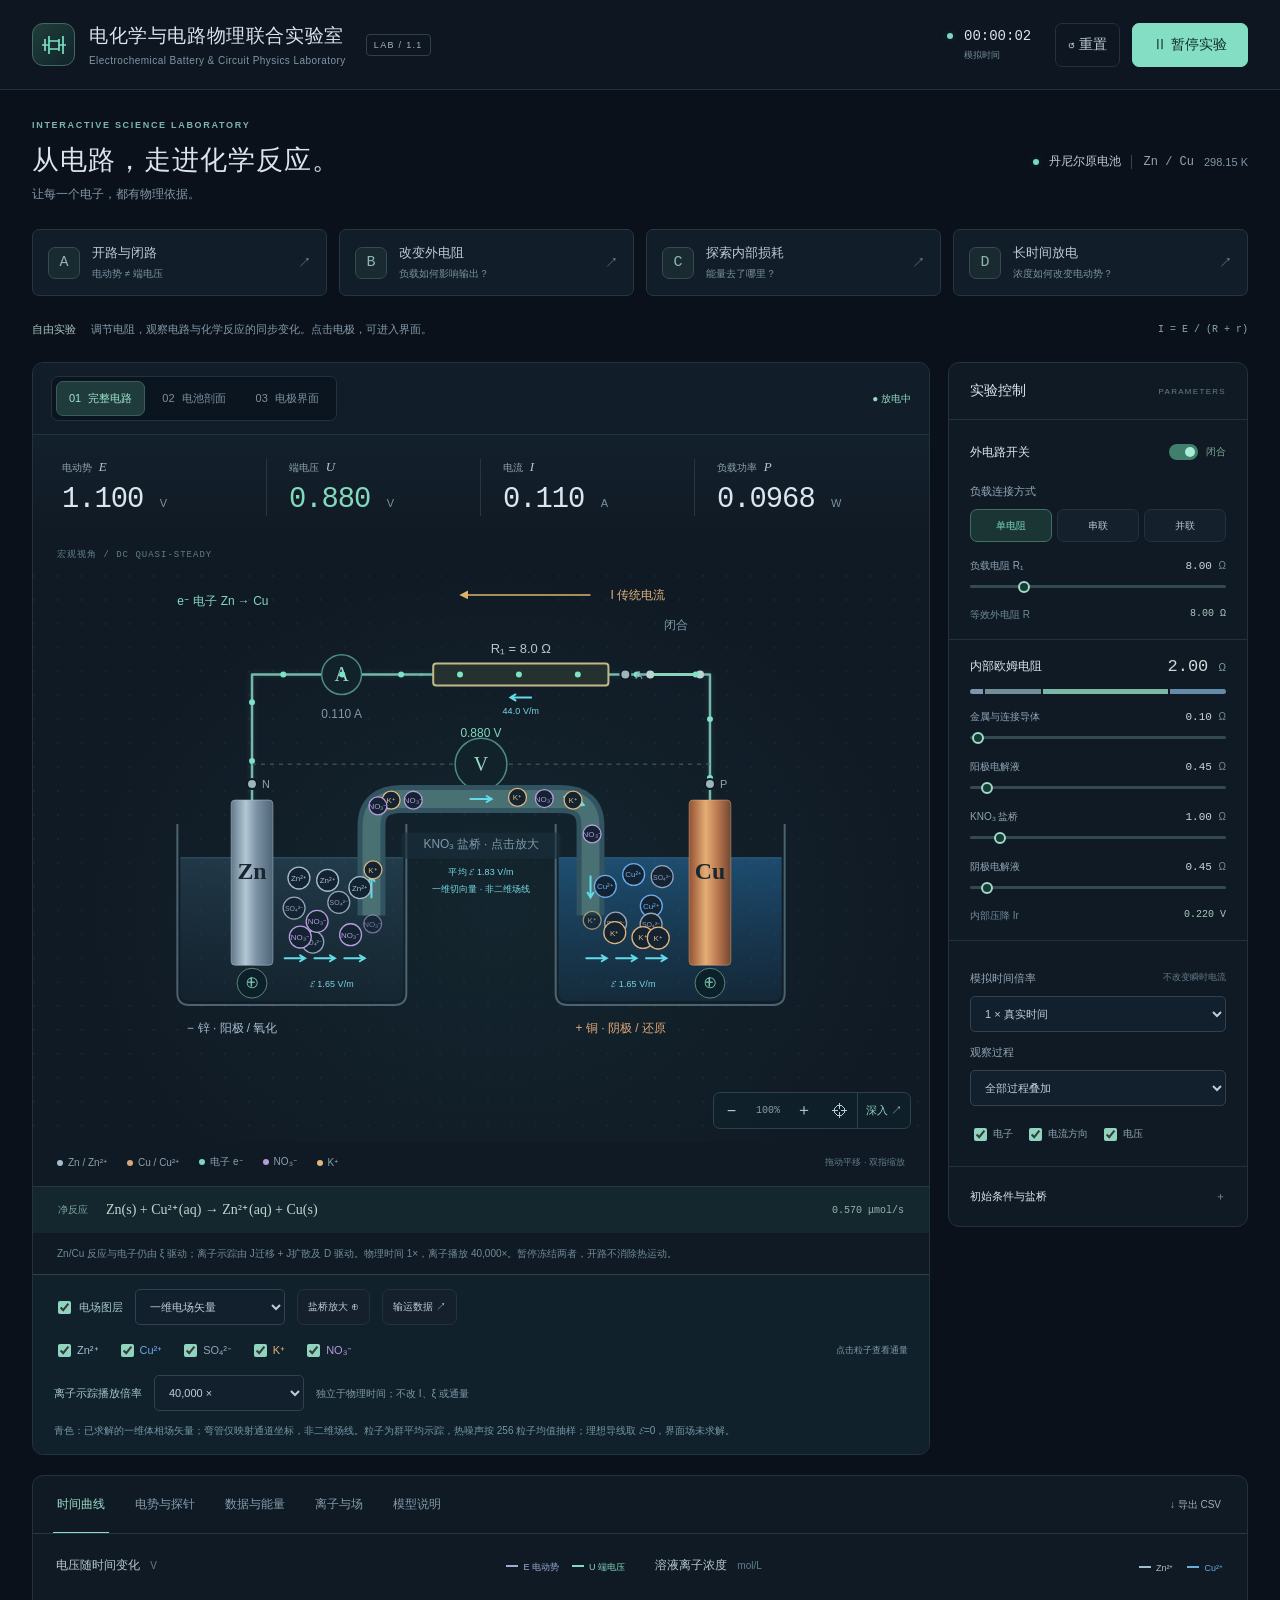
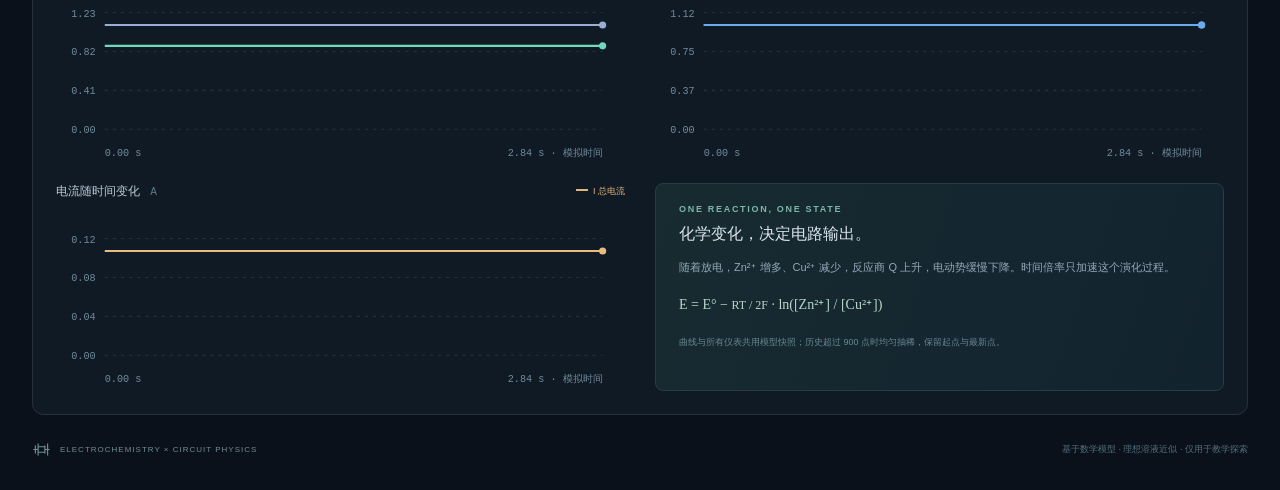
<file: electrochemical-lab/index.html>
<!doctype html><html lang="zh-CN"><head><meta charset="UTF-8"><meta name="viewport" content="width=device-width, initial-scale=1.0"><meta name="theme-color" content="#0a111b"><meta name="description" content="从完整电路到电极界面，探索由能斯特方程与法拉第定律驱动的锌铜原电池。"><title>电化学与电路物理联合实验室</title>  <script type="module" crossorigin src="./assets/index-BCkMA-Az.js"></script>
  <link rel="stylesheet" crossorigin href="./assets/index-B6CT0z3f.css">
</head><body><div id="app"></div></body></html>
</file>
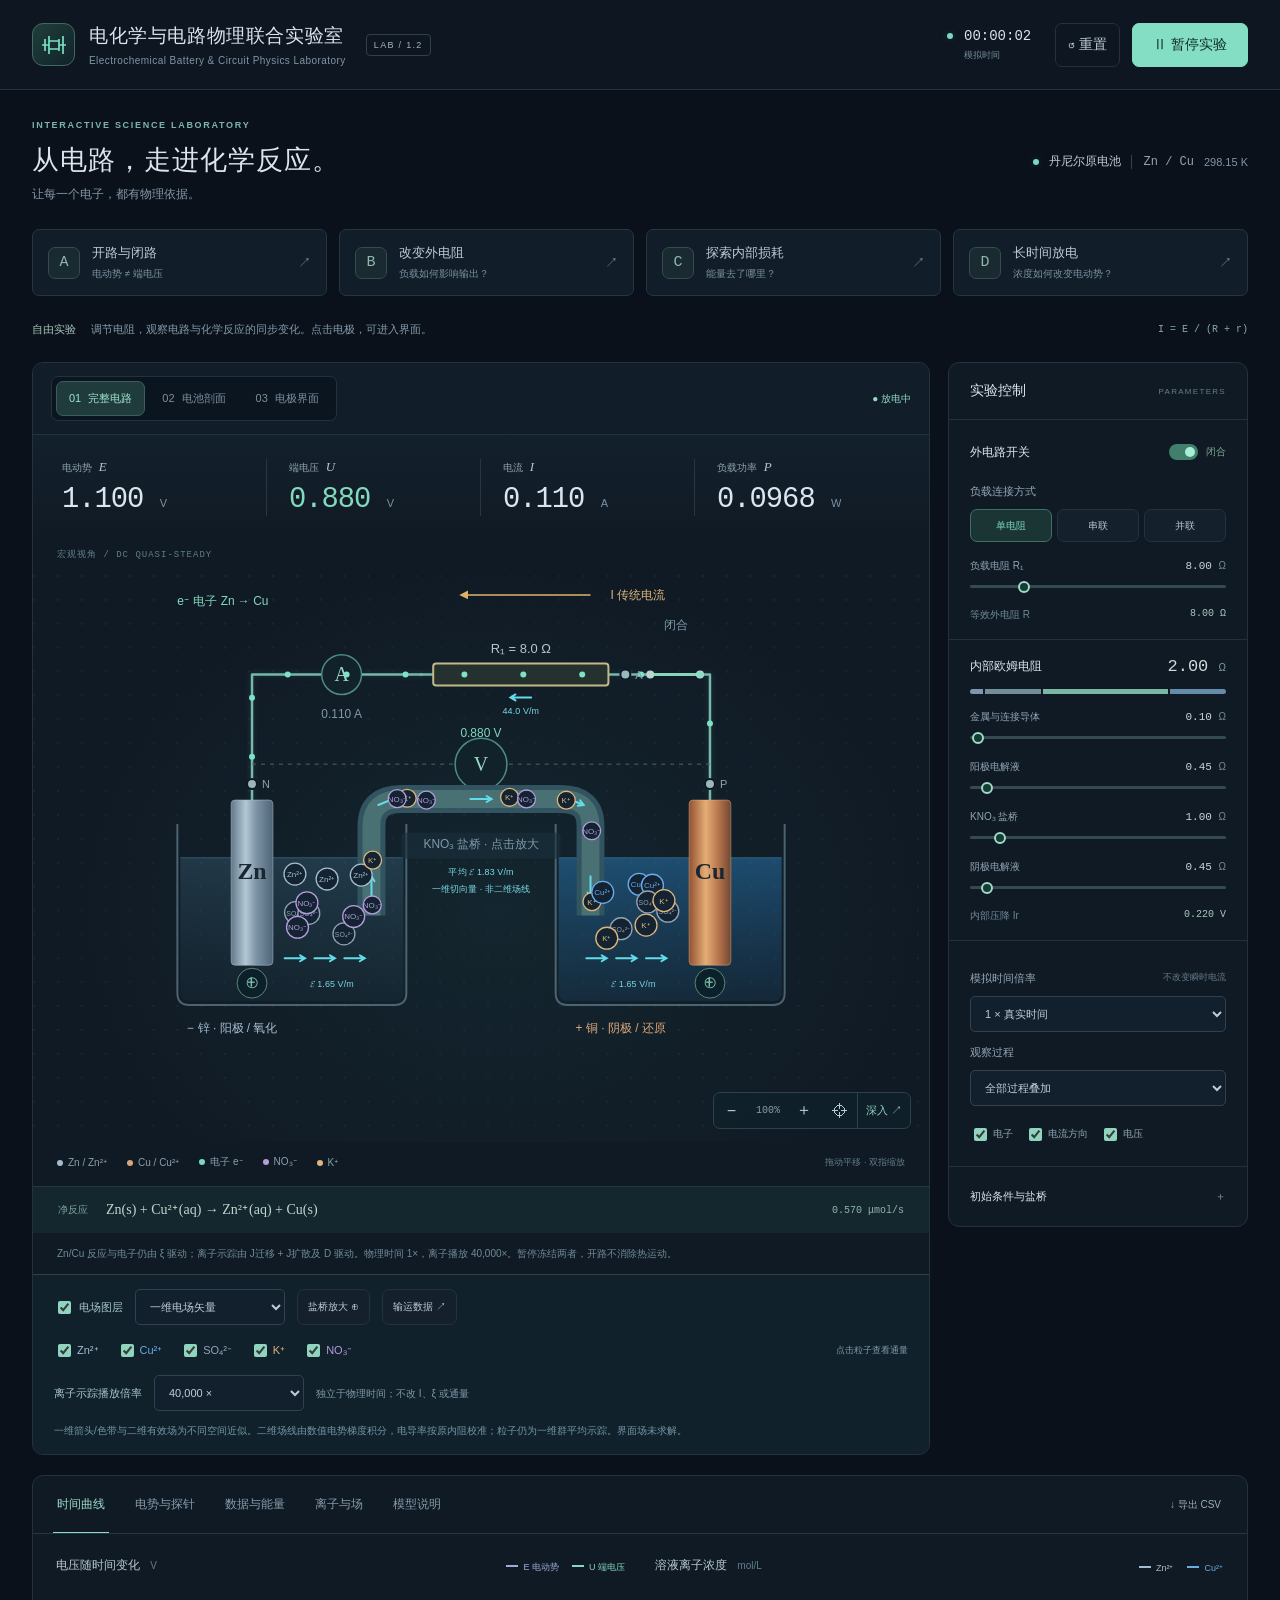
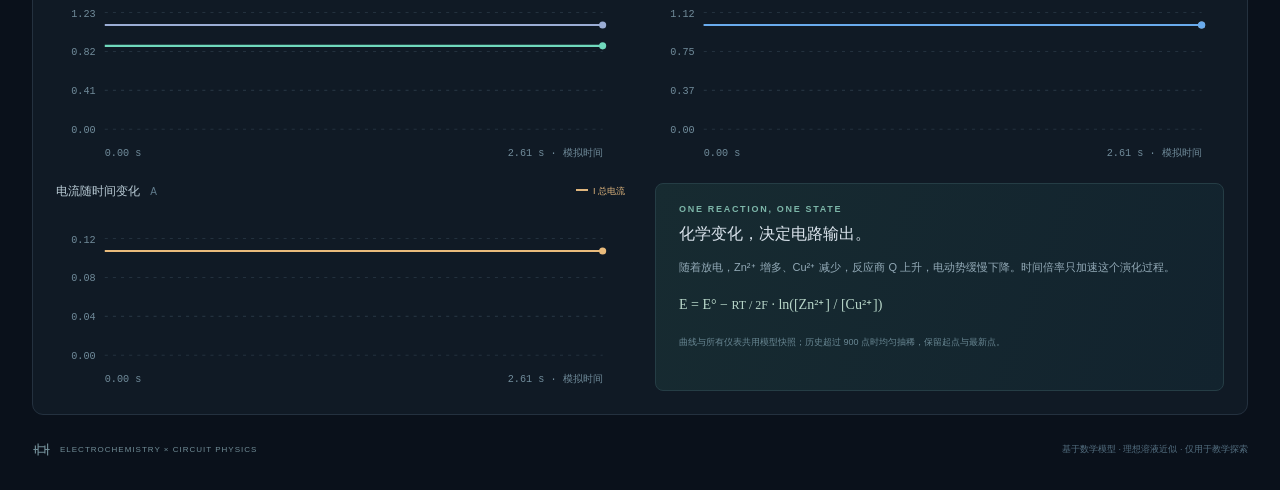
<file: electrochemical-lab/v12/index.html>
<!doctype html><html lang="zh-CN"><head><meta charset="UTF-8"><meta name="viewport" content="width=device-width, initial-scale=1.0"><meta name="theme-color" content="#0a111b"><meta name="description" content="从完整电路到电极界面，探索由能斯特方程与法拉第定律驱动的锌铜原电池。"><title>电化学与电路物理联合实验室</title>  <script type="module" crossorigin src="./assets/index-LOiyN2NN.js"></script>
  <link rel="stylesheet" crossorigin href="./assets/index-B6CT0z3f.css">
</head><body><div id="app"></div></body></html>
</file>
<file: electrochemical-lab/assets/index-B6CT0z3f.css>
:root{font-family:Inter,-apple-system,BlinkMacSystemFont,Segoe UI,PingFang SC,Microsoft YaHei,sans-serif;color:#dce5ee;background:#0a111b;font-synthesis:none;font-size:14px;color-scheme:dark;--mint:#79d9be;--line:#24313f;--muted:#80919f;--panel:#101a26;--copper:#d8a272;--zinc:#a4bdce}*{box-sizing:border-box}body{margin:0}button,input,select{font:inherit}button{cursor:pointer}button,a,input,select{outline-offset:4px}button:focus-visible,a:focus-visible,select:focus-visible,input:focus-visible,[tabindex]:focus-visible{outline:2px solid var(--mint)}button{border:1px solid var(--line);color:#bdcbd5;background:#14202c;border-radius:7px;min-height:44px;transition:background .18s,border-color .18s}button:hover{background:#1c2e3a;border-color:#486457}button:disabled{cursor:default;opacity:.6}button.active{color:var(--mint);background:#1b3535;border-color:#3e7165}button.primary{background:#83dec3;color:#102d2a;font-weight:650;border-color:#83dec3;padding:0 20px}button.primary:hover{background:#a1ecd5}button.secondary{background:#1b2c37;padding:8px 12px}.full{width:100%}.icon-button{background:transparent;padding:0 12px}.text-button{background:transparent;border:none;color:#9aafbd;min-height:44px}.topbar{height:90px;border-bottom:1px solid var(--line);display:flex;align-items:center;justify-content:space-between;gap:20px;padding:0 32px;background:#0d1621}.brand{display:flex;align-items:center;gap:14px}.brand-icon{color:#7ae0c1;width:43px;height:43px;border:1px solid #42695e;border-radius:11px;display:grid;place-items:center;background:linear-gradient(135deg,#203e3a,#10232b)}h1{font-size:19px;font-weight:650;letter-spacing:.6px;margin:0 0 6px}.brand p{font-size:10px;letter-spacing:.45px;color:#8096a5;margin:0}.version{font-size:9px;letter-spacing:1.3px;color:#a4b4c2;border:1px solid #31404e;border-radius:4px;padding:5px 7px;margin-left:6px}.run-controls{display:flex;align-items:center;gap:12px}.clock{display:grid;grid-template-columns:9px auto;align-items:center;column-gap:8px;margin-right:12px}.clock b{font:14px ui-monospace,SFMono-Regular,Consolas,monospace;font-variant-numeric:tabular-nums}.clock small{grid-column:2;font-size:9px;color:#768d9a;margin-top:5px}.live-dot{display:inline-block;background:var(--mint);width:6px;height:6px;border-radius:50%;box-shadow:0 0 9px #79d9be33}main{max-width:1600px;margin:auto;padding:30px 32px 0}.intro{display:flex;justify-content:space-between;align-items:center;margin-bottom:26px}.eyebrow{font-size:9px;letter-spacing:1.7px;color:#7db6a9;font-weight:600}.intro h2{font-size:27px;letter-spacing:1px;font-weight:550;margin:12px 0 8px}.intro p{font-size:12px;color:#8298a7;margin:0}.model-badge{display:flex;align-items:center;gap:10px;color:#c0cbd6;font-size:12px}.model-badge>span:nth-of-type(2){border-left:1px solid #36434e;padding-left:12px;color:#91a4b5;font-family:monospace}.model-badge i{color:#8195a5;font-style:normal;font-size:11px}.presets{display:grid;grid-template-columns:repeat(4,1fr);gap:12px}.presets button{display:flex;align-items:center;gap:12px;padding:14px 15px;background:#111d29;text-align:left;border-color:#273541}.presets button:hover,.presets button.active{background:#172d31;border-color:#4b776c}.presets button>b{height:32px;width:32px;display:grid;place-items:center;color:#90b7ae;font:15px ui-monospace,monospace;border:1px solid #354b4d;border-radius:7px;background:#1a2a31}.presets button>span{font-size:13px;font-weight:550}.presets small{display:block;color:#7a919f;font-size:10px;font-weight:400;margin-top:5px}.presets .chevron{margin-left:auto;color:#6c8c92}.experiment-note{min-height:52px;display:flex;gap:15px;align-items:center;font-size:11px;margin:7px 0;color:#849aaa}.experiment-note b{color:#a9c6ba;white-space:nowrap}.experiment-note code{margin-left:auto;color:#8ba9a4;font-size:10px;text-align:right;white-space:nowrap}.workspace{display:grid;grid-template-columns:minmax(0,1fr) 300px;gap:18px;align-items:start}.panel{border:1px solid var(--line);background:#101a25;border-radius:11px;overflow:hidden}.scene-toolbar{display:flex;justify-content:space-between;gap:12px;align-items:center;padding:13px 18px;border-bottom:1px solid var(--line);background:#111d28}.segmented{display:flex;gap:4px;background:#0b1520;padding:4px;border:1px solid #24323e;border-radius:7px}.segmented button{border:1px solid transparent;min-height:35px;padding:7px 12px;background:transparent;font-size:11px;color:#7b8f9e}.segmented button span{margin-left:4px}.segmented button.active{background:#203b3c;border-color:#3b5e59;color:#9de3cd}.status{font-size:10px;white-space:nowrap;color:#91dbbe}.status.inactive{color:#adad9c}.metrics{display:grid;grid-template-columns:repeat(4,1fr);padding:24px 20px 18px;background:linear-gradient(180deg,#13212c,#101a25)}.metrics>div{padding:0 22px;border-right:1px solid #293641}.metrics>div:first-child{padding-left:9px}.metrics>div:last-child{border:none}.metrics span{display:block;font-size:10px;color:#8fa2ae;margin-bottom:8px}.metrics i{font-family:Georgia,serif;color:#b3c6d1;margin-left:4px;font-size:13px}.metrics strong{font:500 clamp(21px,2.25vw,32px) ui-monospace,SFMono-Regular,Consolas,monospace;letter-spacing:-1px}.metrics small{font:11px sans-serif;letter-spacing:0;color:#7a92a3}.scene-wrap{position:relative;background:radial-gradient(ellipse at 52% 62%,#152b33aa,transparent 64%)}.scene-caption{height:41px;display:flex;justify-content:space-between;align-items:center;padding:0 24px;color:#607e8b;font:9px ui-monospace,monospace;letter-spacing:1px}.scene-caption .chip{min-height:28px;padding:3px 10px;font-size:10px;margin-left:4px}#scene{display:block;width:100%;height:auto;touch-action:none;user-select:none;-webkit-user-select:none;overflow:hidden}#scene .wire{fill:none;stroke:#76b8a9;stroke-width:2.5;stroke-linecap:round;stroke-linejoin:round;filter:drop-shadow(0 0 3px #6ad8bb30)}#scene text{pointer-events:none}#scene .label{fill:#b4c6d0;font-size:13px}#scene .muted{fill:#7e9aaa;font-size:12px}#scene .tiny{fill:#89a5b0;font-size:11px}#scene .glass{fill:none;stroke:#6c8999;stroke-width:2;stroke-opacity:.65}#scene .resistor{fill:#24312f;stroke:#c1ba86;stroke-width:2}#scene .meter{fill:#11222a;stroke:#4c8c83;stroke-width:1.5}#scene .meter-symbol{fill:#9bd7c4;font-family:Georgia,serif;font-size:20px}#scene .switch-line{stroke:#8ad4bc;stroke-width:3}#scene .measure-line{stroke:#4b6571;stroke-width:1;stroke-dasharray:4 5;fill:none}#scene .metal-symbol{font:700 24px Georgia,serif;fill:#182730}#scene .focus-ring{fill:#0c2029;stroke:#598779;stroke-width:1}#scene .focus-text{fill:#7fbea9;font-size:18px}#scene .reaction{fill:#c2d4dc;font:15px Georgia,serif}#scene .scene-heading{fill:#b1c9d3;font-size:16px}#scene .ion-text{fill:#c3d5df;font:8px sans-serif}#scene .clickable{cursor:pointer}.mint,#scene .mint{color:#82d9bd;fill:#82d9bd}.gold,#scene .gold{color:#dfb57d;fill:#dfb57d}.purple,#scene .purple{color:#b79cdd;fill:#b79cdd}.zinc-text,#scene .zinc-text{color:#a4bdce;fill:#a4bdce}.copper-text,#scene .copper-text{color:#dca577;fill:#dca577}.blue{color:#6bace0}.red{color:#dca39c}.lavender{color:#9badd5}#scene .mint,#scene .gold,#scene .purple,#scene .zinc-text,#scene .copper-text{font-size:12px}.zoom-controls{position:absolute;right:18px;bottom:13px;display:flex;align-items:center;border:1px solid #2c424b;border-radius:7px;background:#10202ae8;overflow:hidden}.zoom-controls button{border:none;border-radius:0;background:transparent;min-height:35px;min-width:35px;font-size:16px;padding:3px 8px}.zoom-controls button:hover{background:#213d40}.zoom-controls output{color:#849da9;font:10px ui-monospace,monospace;width:38px;text-align:center}.zoom-controls #deeper{font-size:11px;border-left:1px solid #2c424b;color:#8ecdbb}.scene-legend{display:flex;gap:19px;align-items:center;padding:13px 24px 17px;font-size:10px;color:#8ba0ae}.dot{display:inline-block;width:6px;height:6px;border-radius:50%;margin-right:5px}.zinc{background:#a4bdce}.copper{background:#dca577}.electron{background:#79d9be}.purple-bg{background:#b79cdd}.gold-bg{background:#dfb57d}.legend-hint{margin-left:auto;color:#617c8a;font-size:9px}.reaction-strip{display:flex;align-items:center;gap:18px;padding:15px 25px;border-top:1px solid #253840;background:#15272e;font-size:11px}.reaction-strip>span:first-child{color:#79a298;font-size:10px}.reaction-strip b{font:14px Georgia,serif;color:#bdd8cf}.reaction-strip>span:last-child{color:#90b4ab;font:10px ui-monospace,monospace;margin-left:auto}.scene-footnote{color:#6f8b98;font-size:10px;padding:12px 24px;line-height:1.7}.panel-heading{padding:19px 21px;display:flex;align-items:center;justify-content:space-between;border-bottom:1px solid var(--line)}h3,h4{font-weight:550;margin:0}.panel-heading h3{font-size:14px}.panel-heading>span{font-size:8px;letter-spacing:1.3px;color:#667c8b}.control-group{padding:17px 21px;border-bottom:1px solid #23313d}.control-group:last-child{border:0}.switch-row{display:flex;align-items:center;justify-content:space-between;font-size:12px;margin-bottom:17px}.toggle{display:flex;align-items:center;gap:8px;padding:0;border:none;min-height:30px;background:transparent}.toggle:hover{background:transparent}.toggle span{width:29px;height:16px;border-radius:10px;background:#344451;position:relative}.toggle span:after{content:"";position:absolute;width:10px;height:10px;left:3px;top:3px;background:#8d9ca7;border-radius:50%}.toggle.on span{background:#417e6c}.toggle.on span:after{left:16px;background:#a7eed4}.toggle b{font-size:10px;font-weight:400;color:#7ea795}.label{display:block;color:#93a7b6;font-size:11px;margin:13px 0 10px}.label span{font-size:9px;float:right;color:#657c8a}.topology-options{display:grid;grid-template-columns:repeat(3,1fr);gap:5px;margin-bottom:17px}.topology-options button{font-size:10px;min-height:33px;padding:4px}.range-label{display:flex;justify-content:space-between;align-items:center;font-size:10px;color:#8ea5b4;margin-top:11px}.range-label>span:last-child{font:11px ui-monospace,monospace;color:#c7d5df}.range-label i{color:#718996;font:10px sans-serif}.range-label output{font-variant-numeric:tabular-nums}input[type=range]{display:block;width:100%;height:23px;margin:2px 0;accent-color:#8ad6bb;cursor:pointer;background:transparent}input[type=range]::-webkit-slider-runnable-track{height:3px;background:#334b4e;border-radius:3px}input[type=range]::-webkit-slider-thumb{-webkit-appearance:none;height:12px;width:12px;margin-top:-4.5px;border:2px solid #a2d9c7;border-radius:50%;background:#153d35}input[type=range]{-webkit-appearance:none;appearance:none}input[type=range]::-moz-range-track{height:3px;background:#334b4e}input[type=range]::-moz-range-thumb{height:10px;width:10px;border:2px solid #a2d9c7;border-radius:50%;background:#153d35}.subtle-row{display:flex;justify-content:space-between;font-size:10px;color:#6d8997;padding-top:8px}.subtle-row b{font-weight:400;color:#a5c8bb;font-family:monospace}.group-title{display:flex;align-items:center;justify-content:space-between;margin-bottom:13px}.group-title h4{font-size:12px}.group-title strong{font:17px ui-monospace,monospace;color:#cbdcd8}.group-title small{font:10px sans-serif;color:#7c9d98}.resistance-bar{display:flex;height:5px;border-radius:4px;overflow:hidden;margin-bottom:16px;gap:2px}.branch-data{font:10px ui-monospace,monospace;color:#8ba1af;margin-top:10px;line-height:2}.branch-data span{display:block}.branch-data b{font-weight:400;color:#a3d7c1}select{background:#121f2c;border:1px solid #31414f;border-radius:5px;color:#bfccd7;padding:9px 10px;min-height:36px;width:100%;font-size:11px}input[type=number]{background:#0e1b27;border:1px solid #31434f;color:#c4d6df;min-height:37px;width:100%;border-radius:5px;padding:7px;font:12px ui-monospace,monospace}.check-row{display:flex;gap:12px;align-items:center;margin-top:13px;flex-wrap:wrap}.check-row label{display:flex;align-items:center;gap:3px;font-size:10px;color:#90a6b3;min-height:30px}input[type=checkbox],input[type=radio]{accent-color:#8ed4be;width:13px;height:13px}summary{list-style:none;cursor:pointer;font-size:11px;display:flex;justify-content:space-between;align-items:center;min-height:25px}summary::-webkit-details-marker{display:none}summary span{color:#77968c}.help{font-size:11px;color:#7f99a7;line-height:1.9}.concentration-inputs{display:grid;grid-template-columns:1fr 1fr;gap:10px;margin:12px 0}.concentration-inputs label{font-size:10px;color:#8da5b4}.concentration-inputs input{margin-top:7px}.error{font-size:11px;color:#edaaaa;line-height:1.6}.notice{margin:18px 0;padding:16px 20px;background:#302923;border:1px solid #6c5137;border-radius:7px;color:#e2c09d;font-size:12px;line-height:1.8}.analysis{margin-top:20px}.analysis-tabs{display:flex;justify-content:space-between;gap:10px;align-items:center;padding:0 20px;border-bottom:1px solid #273643}.analysis-tabs>div{display:flex;gap:22px}.analysis-tabs [data-tab]{min-height:57px;background:transparent;border:none;border-radius:0;color:#849cab;position:relative;font-size:12px;padding:0 4px}.analysis-tabs [data-tab].active{color:#9cdfc9}.analysis-tabs [data-tab].active:after{content:"";position:absolute;bottom:-1px;left:0;right:0;height:2px;background:#8cddc3}.analysis .text-button{font-size:10px}.tab-content{padding:23px}.chart-grid{display:grid;grid-template-columns:1fr 1fr;gap:18px 30px}.chart-grid article{min-width:0}.chart-heading{display:flex;justify-content:space-between;align-items:center;margin-bottom:8px;gap:12px}.chart-heading h3{font-size:12px;color:#b9cbd5}.chart-heading small{font-size:10px;color:#617c8d;margin-left:7px;font-weight:400}.line-key{font-size:9px;margin-left:13px;white-space:nowrap}.line-key:before{content:"";display:inline-block;background:currentColor;width:12px;height:2px;margin:0 5px 3px 0}.chart-grid svg,.potential-layout svg{width:100%;height:auto;display:block}.axis{font:10px ui-monospace,SFMono-Regular,monospace;fill:#708b9a}.chart-value{fill:#b5d9cb;font:11px ui-monospace,monospace}.insight{background:linear-gradient(110deg,#172b31,#12232e);border:1px solid #253d45;border-radius:8px;padding:20px 23px}.insight h3{font-size:16px;margin:10px 0 12px}.insight p{color:#92a9b6;font-size:11px;line-height:1.9;margin:0}.equation{font:14px Georgia,serif;line-height:1.7;color:#b8d7c9;margin:15px 0}.equation span{font-size:12px}.insight small{font-size:9px;color:#698793;line-height:1.7}.potential-toolbar{display:flex;justify-content:space-between;gap:20px;margin-bottom:22px}.potential-toolbar>label{display:flex;align-items:center;gap:10px;white-space:nowrap;font-size:11px;color:#8ea7b5}.potential-toolbar select{width:110px}.potential-layout{display:grid;grid-template-columns:1.6fr 1fr;gap:30px}.probe-panel{border:1px solid #2c4248;background:#13232e;border-radius:8px;padding:20px}.probe-panel h3{margin:10px 0 20px}.probe-inputs{display:grid;grid-template-columns:1fr 1fr;gap:10px}.probe-inputs label{font-size:10px}.probe-inputs select{margin-top:7px}.probe-readout{font:35px ui-monospace,monospace;color:#9de3c8;margin:25px 0}.probe-readout small{font:14px sans-serif;color:#6d9289}.empty{padding:60px 30px;font-size:13px;color:#b4a996;line-height:1.9}.data-grid{display:grid;grid-template-columns:repeat(6,1fr);gap:20px}.data-grid>div{border-bottom:1px solid #283946;padding-bottom:13px}.data-grid span{display:block;font-size:10px;color:#7f9aa9;margin-bottom:10px}.data-grid strong{font:15px ui-monospace,monospace;color:#c5d9dc}.data-grid small{font:9px sans-serif;color:#718c9a}.energy-section{display:grid;grid-template-columns:1fr 1fr;gap:40px;margin-top:30px}.energy-section h3{font-size:14px;margin-bottom:15px}.energy-bar{display:flex;height:32px;background:#20333e;border-radius:4px;overflow:hidden}.energy-bar span{display:flex;align-items:center;justify-content:center;white-space:nowrap;overflow:hidden;font-size:10px;color:#102c28;background:#7fc8ae}.energy-bar span+span{background:#bf996d;color:#332719}.checks p{font:10px ui-monospace,monospace;color:#91b4a6;line-height:1.8}.model-grid{display:grid;grid-template-columns:1fr 1fr;gap:35px 40px}.model-grid h3{font-size:17px;margin-top:12px}.model-grid p{font-size:12px;line-height:2;color:#91a6b4}.model-grid code{display:block;font:12px ui-monospace,monospace;color:#b5d1c9;line-height:1.8}.model-grid a{color:#8fd4bc;font-size:11px;text-underline-offset:4px}footer{display:flex;justify-content:space-between;align-items:center;padding:25px 0 30px;font-size:9px;color:#546f80}.footer-mark{display:flex;align-items:center;gap:9px;letter-spacing:1px;font-size:8px;color:#718d97}.footer-mark svg{width:19px;height:19px}[hidden]{display:none!important}@media(min-width:1500px){.workspace{grid-template-columns:minmax(0,1fr) 330px}.control-group{padding:20px 24px}.range-label{font-size:11px}.scene-wrap{max-height:690px}.scene-panel{min-width:0}}@media(max-width:1150px){main{padding:22px 20px 0}.topbar{padding:0 20px}.version{display:none}.workspace{grid-template-columns:minmax(0,1fr) 270px;gap:13px}.control-group{padding:14px 17px}.scene-toolbar{padding:12px}.segmented button{padding:7px 8px;font-size:10px}.scene-toolbar .status{font-size:9px}.metrics{padding:20px 13px}.metrics>div{padding:0 13px}.metrics strong{font-size:22px}.scene-legend{gap:11px;padding:10px 17px}.legend-hint{display:none}.reaction-strip{gap:10px;padding:14px}.reaction-strip b{font-size:12px}.reaction-strip>span:last-child{font-size:9px}.scene-footnote{padding:11px 15px}.experiment-note{font-size:10px}.experiment-note code{display:none}.presets button{padding:12px 10px;gap:10px}.presets button>span{font-size:12px}.presets small{font-size:9px}.intro h2{font-size:24px}.chart-heading{display:block}.chart-heading>div,.chart-heading>.line-key{display:block;text-align:right;margin-top:8px}.data-grid{grid-template-columns:repeat(4,1fr)}}@media(max-width:850px){.topbar{height:auto;min-height:100px;flex-wrap:wrap;padding:16px 18px;gap:15px}.brand{gap:9px}.brand h1{font-size:16px}.brand p{font-size:8px}.run-controls{margin-left:auto;gap:8px}.clock{margin-right:3px}.intro{align-items:flex-start;gap:20px}.model-badge{flex-wrap:wrap;max-width:180px;font-size:10px}.workspace{grid-template-columns:minmax(0,1fr) 245px;gap:10px}.scene-toolbar{flex-wrap:wrap;gap:9px}.segmented,.segmented button{flex:1}.scene-toolbar .status{margin-left:auto}.metrics{padding:13px 8px}.metrics>div{padding:0 8px}.metrics strong{font-size:19px}.metrics small,.metrics span{font-size:9px}.reaction-strip{flex-wrap:wrap}.reaction-strip>span:last-child{margin-left:0}.scene-legend{gap:9px;font-size:8px}.scene-caption{padding:0 14px;font-size:8px}.zoom-controls{right:8px;bottom:5px}.zoom-controls button{min-width:32px;min-height:32px}.chart-grid{gap:20px}.tab-content{padding:18px}.potential-layout{grid-template-columns:1fr}.model-grid{gap:25px}.presets{gap:7px}.presets button{gap:6px}.presets .chevron{display:none}.presets button>b{width:24px;height:26px;flex-shrink:0}.presets small{line-height:1.5}.analysis-tabs>div{gap:12px}.analysis-tabs [data-tab]{font-size:11px}.data-grid{grid-template-columns:repeat(3,1fr)}}@media(pointer:coarse){.segmented button,.topology-options button,.toggle,.zoom-controls button{min-height:44px}.toggle{min-width:72px}.range-label{margin-top:8px}input[type=range]{height:30px}.scene-caption .chip{min-height:36px}.check-row label{min-height:38px}.control-group{padding-top:13px;padding-bottom:13px}}@media(max-width:650px){main{padding:20px 12px 0}.topbar{padding:14px 12px}.brand-icon{width:36px;height:36px}.brand h1{font-size:15px}.brand p{font-size:7px}.run-controls{width:100%;justify-content:flex-end}.clock{margin-right:auto}.intro{margin-bottom:19px}.intro h2{font-size:21px;margin-top:9px}.intro p{font-size:11px}.eyebrow{font-size:8px;letter-spacing:1px}.model-badge{display:none}.presets{grid-template-columns:1fr 1fr}.presets button{padding:10px;gap:11px}.presets button>b{width:30px;height:30px}.experiment-note{align-items:flex-start;flex-direction:column;gap:5px;padding:9px 2px;font-size:10px;line-height:1.7}.workspace{grid-template-columns:1fr}.controls{display:grid;grid-template-columns:1fr 1fr;gap:0}.panel-heading{grid-column:1/-1;padding:16px}.controls>.control-group{border-right:1px solid #23313d;border-bottom:1px solid #23313d;min-width:0}.controls>.control-group:last-child{border-right:0;border-bottom:0}.scene-toolbar{flex-wrap:nowrap}.segmented button{font-size:9px;padding:5px 7px}.scene-toolbar .status{font-size:8px}.metrics{padding:18px 10px}.metrics strong{font-size:22px}.scene-caption{height:38px}.scene-legend{font-size:9px;justify-content:center}.reaction-strip{justify-content:center}.scene-footnote{text-align:center;font-size:9px}.scene-wrap{min-height:280px}#scene{min-height:255px}.zoom-controls{bottom:4px}.zoom-controls button{min-height:36px;min-width:31px}.chart-grid,.model-grid,.energy-section{grid-template-columns:1fr}.analysis-tabs{padding:0 11px;gap:0}.analysis-tabs>div{gap:10px}.analysis-tabs [data-tab]{font-size:10px;min-height:52px}.analysis-tabs .text-button{font-size:9px;padding:0 1px}.chart-heading{display:flex}.chart-heading h3{font-size:11px}.chart-heading>div{margin-top:0}.line-key{font-size:8px;margin-left:8px}.data-grid{grid-template-columns:repeat(2,1fr);gap:16px}.potential-toolbar{flex-wrap:wrap}.potential-toolbar .segmented button{font-size:10px}.potential-layout{gap:14px}.probe-panel{padding:17px}.tab-content{padding:16px}.model-grid p{font-size:11px}.reaction-strip b{font-size:12px}.energy-section{gap:20px}footer{flex-direction:column;gap:10px;align-items:flex-start;font-size:8px}.controls .range-label{font-size:9px}.controls .range-label>span:last-child{font-size:10px}.controls .control-group{padding:13px}.controls .concentration-inputs{grid-template-columns:1fr}.controls .label span{display:block;float:none;margin-top:5px}.controls .check-row{gap:7px}.scene-legend .legend-hint{display:none}}@media(prefers-reduced-motion:reduce){*{scroll-behavior:auto!important;transition:none!important}}#scene .field-label{fill:#78d9e3;font-size:9px;letter-spacing:.1px}#scene .ion-tracer:focus circle{stroke-width:2.5}.transport-controls{padding:14px 21px;background:#11212c;border-top:1px solid #2c424b}.transport-control-row{display:flex;gap:12px;align-items:center;flex-wrap:wrap}.transport-control-row>label{font-size:11px;color:#a5c5cd;display:flex;align-items:center;gap:5px}.transport-control-row select{width:auto;min-width:150px}.transport-control-row button{min-height:36px;padding:5px 10px;font-size:10px}.transport-control-row .help{font-size:10px;margin:0}.ion-filters{display:flex;gap:17px;align-items:center;flex-wrap:wrap;margin:8px 0}.ion-filters label{display:flex;align-items:center;gap:3px;min-height:34px;font-size:11px}.ion-filters>span{margin-left:auto;font-size:9px;color:#7d9aa9}.transport-disclaimer{font-size:10px;color:#7297a5;line-height:1.8;margin:11px 0 0}.transport-heading{display:flex;align-items:center;justify-content:space-between;margin-bottom:20px}.transport-heading h3{margin-top:8px;font-size:18px}.transport-selectors{display:grid;grid-template-columns:1fr 1fr 1.2fr;gap:20px;align-items:end;margin-bottom:22px}.transport-selectors label{font-size:11px;color:#91aebb}.transport-selectors select{margin-top:8px}.inspect-position-label output{float:right;color:#9ce2db}.transport-panel-grid{display:grid;grid-template-columns:1fr 1fr;gap:30px}.transport-panel-grid article{min-width:0;padding:18px;background:#11212c;border:1px solid #2b414d;border-radius:8px}.transport-panel-grid h3{font-size:14px;margin-bottom:17px}.transport-panel-grid h3 small{display:block;color:#809aaa;font-weight:400;font-size:10px;margin-top:8px}.ion-values{display:grid;grid-template-columns:1fr 1.4fr;gap:13px 10px;font-size:11px}.ion-values dt{color:#7e9dab}.ion-values dd{margin:0;text-align:right;color:#bdd4d9;font:10px ui-monospace,monospace;overflow-wrap:anywhere}.transport-directions{display:grid;gap:12px;margin-top:25px;font-size:11px;color:#b3cad4}.migration-key{color:#91d7be;border-left:3px solid #91d7be;padding-left:9px}.diffusion-key{color:#bca2de;border-left:3px dashed #bca2de;padding-left:9px}#transport-profile svg{display:block;width:100%;height:auto}.gradient-experiment{margin-top:22px;background:#15232f;padding:16px 20px;border-radius:7px;border:1px solid #2c424b}.gradient-experiment input{width:100%;max-width:600px}.gradient-experiment .range-label{max-width:600px}.transport-scope{margin-top:16px;padding:14px 18px;border:1px solid #2c424b;border-radius:7px}.transport-scope a{color:#91d7be}.transport-scope summary{font-size:12px}.analysis-tabs>div{min-width:0;overflow-x:auto;white-space:nowrap}.analysis-tabs [data-tab]{flex-shrink:0}.analysis-tabs>.text-button{flex-shrink:0}@media(max-width:850px){.transport-panel-grid{gap:15px}.transport-selectors{gap:10px}.transport-controls{padding:12px 15px}.transport-control-row{gap:8px}.transport-control-row select{min-width:130px;font-size:10px}.analysis-tabs>div{gap:12px}.ion-filters{gap:9px}.transport-panel-grid article{padding:14px}.ion-values{font-size:10px}}@media(max-width:650px){.transport-panel-grid{grid-template-columns:1fr}.transport-selectors{grid-template-columns:1fr 1fr}.inspect-position-label{grid-column:1/-1}.transport-heading h3{font-size:15px}.transport-control-row button,.transport-control-row select{min-height:40px}.ion-filters>span{margin-left:0}.analysis-tabs>div{max-width:calc(100% - 65px)}.transport-disclaimer{font-size:9px}}.transport-directions svg{width:100%;max-width:370px;height:90px;display:block}
</file>
<file: electrochemical-lab/v12/assets/index-B6CT0z3f.css>
:root{font-family:Inter,-apple-system,BlinkMacSystemFont,Segoe UI,PingFang SC,Microsoft YaHei,sans-serif;color:#dce5ee;background:#0a111b;font-synthesis:none;font-size:14px;color-scheme:dark;--mint:#79d9be;--line:#24313f;--muted:#80919f;--panel:#101a26;--copper:#d8a272;--zinc:#a4bdce}*{box-sizing:border-box}body{margin:0}button,input,select{font:inherit}button{cursor:pointer}button,a,input,select{outline-offset:4px}button:focus-visible,a:focus-visible,select:focus-visible,input:focus-visible,[tabindex]:focus-visible{outline:2px solid var(--mint)}button{border:1px solid var(--line);color:#bdcbd5;background:#14202c;border-radius:7px;min-height:44px;transition:background .18s,border-color .18s}button:hover{background:#1c2e3a;border-color:#486457}button:disabled{cursor:default;opacity:.6}button.active{color:var(--mint);background:#1b3535;border-color:#3e7165}button.primary{background:#83dec3;color:#102d2a;font-weight:650;border-color:#83dec3;padding:0 20px}button.primary:hover{background:#a1ecd5}button.secondary{background:#1b2c37;padding:8px 12px}.full{width:100%}.icon-button{background:transparent;padding:0 12px}.text-button{background:transparent;border:none;color:#9aafbd;min-height:44px}.topbar{height:90px;border-bottom:1px solid var(--line);display:flex;align-items:center;justify-content:space-between;gap:20px;padding:0 32px;background:#0d1621}.brand{display:flex;align-items:center;gap:14px}.brand-icon{color:#7ae0c1;width:43px;height:43px;border:1px solid #42695e;border-radius:11px;display:grid;place-items:center;background:linear-gradient(135deg,#203e3a,#10232b)}h1{font-size:19px;font-weight:650;letter-spacing:.6px;margin:0 0 6px}.brand p{font-size:10px;letter-spacing:.45px;color:#8096a5;margin:0}.version{font-size:9px;letter-spacing:1.3px;color:#a4b4c2;border:1px solid #31404e;border-radius:4px;padding:5px 7px;margin-left:6px}.run-controls{display:flex;align-items:center;gap:12px}.clock{display:grid;grid-template-columns:9px auto;align-items:center;column-gap:8px;margin-right:12px}.clock b{font:14px ui-monospace,SFMono-Regular,Consolas,monospace;font-variant-numeric:tabular-nums}.clock small{grid-column:2;font-size:9px;color:#768d9a;margin-top:5px}.live-dot{display:inline-block;background:var(--mint);width:6px;height:6px;border-radius:50%;box-shadow:0 0 9px #79d9be33}main{max-width:1600px;margin:auto;padding:30px 32px 0}.intro{display:flex;justify-content:space-between;align-items:center;margin-bottom:26px}.eyebrow{font-size:9px;letter-spacing:1.7px;color:#7db6a9;font-weight:600}.intro h2{font-size:27px;letter-spacing:1px;font-weight:550;margin:12px 0 8px}.intro p{font-size:12px;color:#8298a7;margin:0}.model-badge{display:flex;align-items:center;gap:10px;color:#c0cbd6;font-size:12px}.model-badge>span:nth-of-type(2){border-left:1px solid #36434e;padding-left:12px;color:#91a4b5;font-family:monospace}.model-badge i{color:#8195a5;font-style:normal;font-size:11px}.presets{display:grid;grid-template-columns:repeat(4,1fr);gap:12px}.presets button{display:flex;align-items:center;gap:12px;padding:14px 15px;background:#111d29;text-align:left;border-color:#273541}.presets button:hover,.presets button.active{background:#172d31;border-color:#4b776c}.presets button>b{height:32px;width:32px;display:grid;place-items:center;color:#90b7ae;font:15px ui-monospace,monospace;border:1px solid #354b4d;border-radius:7px;background:#1a2a31}.presets button>span{font-size:13px;font-weight:550}.presets small{display:block;color:#7a919f;font-size:10px;font-weight:400;margin-top:5px}.presets .chevron{margin-left:auto;color:#6c8c92}.experiment-note{min-height:52px;display:flex;gap:15px;align-items:center;font-size:11px;margin:7px 0;color:#849aaa}.experiment-note b{color:#a9c6ba;white-space:nowrap}.experiment-note code{margin-left:auto;color:#8ba9a4;font-size:10px;text-align:right;white-space:nowrap}.workspace{display:grid;grid-template-columns:minmax(0,1fr) 300px;gap:18px;align-items:start}.panel{border:1px solid var(--line);background:#101a25;border-radius:11px;overflow:hidden}.scene-toolbar{display:flex;justify-content:space-between;gap:12px;align-items:center;padding:13px 18px;border-bottom:1px solid var(--line);background:#111d28}.segmented{display:flex;gap:4px;background:#0b1520;padding:4px;border:1px solid #24323e;border-radius:7px}.segmented button{border:1px solid transparent;min-height:35px;padding:7px 12px;background:transparent;font-size:11px;color:#7b8f9e}.segmented button span{margin-left:4px}.segmented button.active{background:#203b3c;border-color:#3b5e59;color:#9de3cd}.status{font-size:10px;white-space:nowrap;color:#91dbbe}.status.inactive{color:#adad9c}.metrics{display:grid;grid-template-columns:repeat(4,1fr);padding:24px 20px 18px;background:linear-gradient(180deg,#13212c,#101a25)}.metrics>div{padding:0 22px;border-right:1px solid #293641}.metrics>div:first-child{padding-left:9px}.metrics>div:last-child{border:none}.metrics span{display:block;font-size:10px;color:#8fa2ae;margin-bottom:8px}.metrics i{font-family:Georgia,serif;color:#b3c6d1;margin-left:4px;font-size:13px}.metrics strong{font:500 clamp(21px,2.25vw,32px) ui-monospace,SFMono-Regular,Consolas,monospace;letter-spacing:-1px}.metrics small{font:11px sans-serif;letter-spacing:0;color:#7a92a3}.scene-wrap{position:relative;background:radial-gradient(ellipse at 52% 62%,#152b33aa,transparent 64%)}.scene-caption{height:41px;display:flex;justify-content:space-between;align-items:center;padding:0 24px;color:#607e8b;font:9px ui-monospace,monospace;letter-spacing:1px}.scene-caption .chip{min-height:28px;padding:3px 10px;font-size:10px;margin-left:4px}#scene{display:block;width:100%;height:auto;touch-action:none;user-select:none;-webkit-user-select:none;overflow:hidden}#scene .wire{fill:none;stroke:#76b8a9;stroke-width:2.5;stroke-linecap:round;stroke-linejoin:round;filter:drop-shadow(0 0 3px #6ad8bb30)}#scene text{pointer-events:none}#scene .label{fill:#b4c6d0;font-size:13px}#scene .muted{fill:#7e9aaa;font-size:12px}#scene .tiny{fill:#89a5b0;font-size:11px}#scene .glass{fill:none;stroke:#6c8999;stroke-width:2;stroke-opacity:.65}#scene .resistor{fill:#24312f;stroke:#c1ba86;stroke-width:2}#scene .meter{fill:#11222a;stroke:#4c8c83;stroke-width:1.5}#scene .meter-symbol{fill:#9bd7c4;font-family:Georgia,serif;font-size:20px}#scene .switch-line{stroke:#8ad4bc;stroke-width:3}#scene .measure-line{stroke:#4b6571;stroke-width:1;stroke-dasharray:4 5;fill:none}#scene .metal-symbol{font:700 24px Georgia,serif;fill:#182730}#scene .focus-ring{fill:#0c2029;stroke:#598779;stroke-width:1}#scene .focus-text{fill:#7fbea9;font-size:18px}#scene .reaction{fill:#c2d4dc;font:15px Georgia,serif}#scene .scene-heading{fill:#b1c9d3;font-size:16px}#scene .ion-text{fill:#c3d5df;font:8px sans-serif}#scene .clickable{cursor:pointer}.mint,#scene .mint{color:#82d9bd;fill:#82d9bd}.gold,#scene .gold{color:#dfb57d;fill:#dfb57d}.purple,#scene .purple{color:#b79cdd;fill:#b79cdd}.zinc-text,#scene .zinc-text{color:#a4bdce;fill:#a4bdce}.copper-text,#scene .copper-text{color:#dca577;fill:#dca577}.blue{color:#6bace0}.red{color:#dca39c}.lavender{color:#9badd5}#scene .mint,#scene .gold,#scene .purple,#scene .zinc-text,#scene .copper-text{font-size:12px}.zoom-controls{position:absolute;right:18px;bottom:13px;display:flex;align-items:center;border:1px solid #2c424b;border-radius:7px;background:#10202ae8;overflow:hidden}.zoom-controls button{border:none;border-radius:0;background:transparent;min-height:35px;min-width:35px;font-size:16px;padding:3px 8px}.zoom-controls button:hover{background:#213d40}.zoom-controls output{color:#849da9;font:10px ui-monospace,monospace;width:38px;text-align:center}.zoom-controls #deeper{font-size:11px;border-left:1px solid #2c424b;color:#8ecdbb}.scene-legend{display:flex;gap:19px;align-items:center;padding:13px 24px 17px;font-size:10px;color:#8ba0ae}.dot{display:inline-block;width:6px;height:6px;border-radius:50%;margin-right:5px}.zinc{background:#a4bdce}.copper{background:#dca577}.electron{background:#79d9be}.purple-bg{background:#b79cdd}.gold-bg{background:#dfb57d}.legend-hint{margin-left:auto;color:#617c8a;font-size:9px}.reaction-strip{display:flex;align-items:center;gap:18px;padding:15px 25px;border-top:1px solid #253840;background:#15272e;font-size:11px}.reaction-strip>span:first-child{color:#79a298;font-size:10px}.reaction-strip b{font:14px Georgia,serif;color:#bdd8cf}.reaction-strip>span:last-child{color:#90b4ab;font:10px ui-monospace,monospace;margin-left:auto}.scene-footnote{color:#6f8b98;font-size:10px;padding:12px 24px;line-height:1.7}.panel-heading{padding:19px 21px;display:flex;align-items:center;justify-content:space-between;border-bottom:1px solid var(--line)}h3,h4{font-weight:550;margin:0}.panel-heading h3{font-size:14px}.panel-heading>span{font-size:8px;letter-spacing:1.3px;color:#667c8b}.control-group{padding:17px 21px;border-bottom:1px solid #23313d}.control-group:last-child{border:0}.switch-row{display:flex;align-items:center;justify-content:space-between;font-size:12px;margin-bottom:17px}.toggle{display:flex;align-items:center;gap:8px;padding:0;border:none;min-height:30px;background:transparent}.toggle:hover{background:transparent}.toggle span{width:29px;height:16px;border-radius:10px;background:#344451;position:relative}.toggle span:after{content:"";position:absolute;width:10px;height:10px;left:3px;top:3px;background:#8d9ca7;border-radius:50%}.toggle.on span{background:#417e6c}.toggle.on span:after{left:16px;background:#a7eed4}.toggle b{font-size:10px;font-weight:400;color:#7ea795}.label{display:block;color:#93a7b6;font-size:11px;margin:13px 0 10px}.label span{font-size:9px;float:right;color:#657c8a}.topology-options{display:grid;grid-template-columns:repeat(3,1fr);gap:5px;margin-bottom:17px}.topology-options button{font-size:10px;min-height:33px;padding:4px}.range-label{display:flex;justify-content:space-between;align-items:center;font-size:10px;color:#8ea5b4;margin-top:11px}.range-label>span:last-child{font:11px ui-monospace,monospace;color:#c7d5df}.range-label i{color:#718996;font:10px sans-serif}.range-label output{font-variant-numeric:tabular-nums}input[type=range]{display:block;width:100%;height:23px;margin:2px 0;accent-color:#8ad6bb;cursor:pointer;background:transparent}input[type=range]::-webkit-slider-runnable-track{height:3px;background:#334b4e;border-radius:3px}input[type=range]::-webkit-slider-thumb{-webkit-appearance:none;height:12px;width:12px;margin-top:-4.5px;border:2px solid #a2d9c7;border-radius:50%;background:#153d35}input[type=range]{-webkit-appearance:none;appearance:none}input[type=range]::-moz-range-track{height:3px;background:#334b4e}input[type=range]::-moz-range-thumb{height:10px;width:10px;border:2px solid #a2d9c7;border-radius:50%;background:#153d35}.subtle-row{display:flex;justify-content:space-between;font-size:10px;color:#6d8997;padding-top:8px}.subtle-row b{font-weight:400;color:#a5c8bb;font-family:monospace}.group-title{display:flex;align-items:center;justify-content:space-between;margin-bottom:13px}.group-title h4{font-size:12px}.group-title strong{font:17px ui-monospace,monospace;color:#cbdcd8}.group-title small{font:10px sans-serif;color:#7c9d98}.resistance-bar{display:flex;height:5px;border-radius:4px;overflow:hidden;margin-bottom:16px;gap:2px}.branch-data{font:10px ui-monospace,monospace;color:#8ba1af;margin-top:10px;line-height:2}.branch-data span{display:block}.branch-data b{font-weight:400;color:#a3d7c1}select{background:#121f2c;border:1px solid #31414f;border-radius:5px;color:#bfccd7;padding:9px 10px;min-height:36px;width:100%;font-size:11px}input[type=number]{background:#0e1b27;border:1px solid #31434f;color:#c4d6df;min-height:37px;width:100%;border-radius:5px;padding:7px;font:12px ui-monospace,monospace}.check-row{display:flex;gap:12px;align-items:center;margin-top:13px;flex-wrap:wrap}.check-row label{display:flex;align-items:center;gap:3px;font-size:10px;color:#90a6b3;min-height:30px}input[type=checkbox],input[type=radio]{accent-color:#8ed4be;width:13px;height:13px}summary{list-style:none;cursor:pointer;font-size:11px;display:flex;justify-content:space-between;align-items:center;min-height:25px}summary::-webkit-details-marker{display:none}summary span{color:#77968c}.help{font-size:11px;color:#7f99a7;line-height:1.9}.concentration-inputs{display:grid;grid-template-columns:1fr 1fr;gap:10px;margin:12px 0}.concentration-inputs label{font-size:10px;color:#8da5b4}.concentration-inputs input{margin-top:7px}.error{font-size:11px;color:#edaaaa;line-height:1.6}.notice{margin:18px 0;padding:16px 20px;background:#302923;border:1px solid #6c5137;border-radius:7px;color:#e2c09d;font-size:12px;line-height:1.8}.analysis{margin-top:20px}.analysis-tabs{display:flex;justify-content:space-between;gap:10px;align-items:center;padding:0 20px;border-bottom:1px solid #273643}.analysis-tabs>div{display:flex;gap:22px}.analysis-tabs [data-tab]{min-height:57px;background:transparent;border:none;border-radius:0;color:#849cab;position:relative;font-size:12px;padding:0 4px}.analysis-tabs [data-tab].active{color:#9cdfc9}.analysis-tabs [data-tab].active:after{content:"";position:absolute;bottom:-1px;left:0;right:0;height:2px;background:#8cddc3}.analysis .text-button{font-size:10px}.tab-content{padding:23px}.chart-grid{display:grid;grid-template-columns:1fr 1fr;gap:18px 30px}.chart-grid article{min-width:0}.chart-heading{display:flex;justify-content:space-between;align-items:center;margin-bottom:8px;gap:12px}.chart-heading h3{font-size:12px;color:#b9cbd5}.chart-heading small{font-size:10px;color:#617c8d;margin-left:7px;font-weight:400}.line-key{font-size:9px;margin-left:13px;white-space:nowrap}.line-key:before{content:"";display:inline-block;background:currentColor;width:12px;height:2px;margin:0 5px 3px 0}.chart-grid svg,.potential-layout svg{width:100%;height:auto;display:block}.axis{font:10px ui-monospace,SFMono-Regular,monospace;fill:#708b9a}.chart-value{fill:#b5d9cb;font:11px ui-monospace,monospace}.insight{background:linear-gradient(110deg,#172b31,#12232e);border:1px solid #253d45;border-radius:8px;padding:20px 23px}.insight h3{font-size:16px;margin:10px 0 12px}.insight p{color:#92a9b6;font-size:11px;line-height:1.9;margin:0}.equation{font:14px Georgia,serif;line-height:1.7;color:#b8d7c9;margin:15px 0}.equation span{font-size:12px}.insight small{font-size:9px;color:#698793;line-height:1.7}.potential-toolbar{display:flex;justify-content:space-between;gap:20px;margin-bottom:22px}.potential-toolbar>label{display:flex;align-items:center;gap:10px;white-space:nowrap;font-size:11px;color:#8ea7b5}.potential-toolbar select{width:110px}.potential-layout{display:grid;grid-template-columns:1.6fr 1fr;gap:30px}.probe-panel{border:1px solid #2c4248;background:#13232e;border-radius:8px;padding:20px}.probe-panel h3{margin:10px 0 20px}.probe-inputs{display:grid;grid-template-columns:1fr 1fr;gap:10px}.probe-inputs label{font-size:10px}.probe-inputs select{margin-top:7px}.probe-readout{font:35px ui-monospace,monospace;color:#9de3c8;margin:25px 0}.probe-readout small{font:14px sans-serif;color:#6d9289}.empty{padding:60px 30px;font-size:13px;color:#b4a996;line-height:1.9}.data-grid{display:grid;grid-template-columns:repeat(6,1fr);gap:20px}.data-grid>div{border-bottom:1px solid #283946;padding-bottom:13px}.data-grid span{display:block;font-size:10px;color:#7f9aa9;margin-bottom:10px}.data-grid strong{font:15px ui-monospace,monospace;color:#c5d9dc}.data-grid small{font:9px sans-serif;color:#718c9a}.energy-section{display:grid;grid-template-columns:1fr 1fr;gap:40px;margin-top:30px}.energy-section h3{font-size:14px;margin-bottom:15px}.energy-bar{display:flex;height:32px;background:#20333e;border-radius:4px;overflow:hidden}.energy-bar span{display:flex;align-items:center;justify-content:center;white-space:nowrap;overflow:hidden;font-size:10px;color:#102c28;background:#7fc8ae}.energy-bar span+span{background:#bf996d;color:#332719}.checks p{font:10px ui-monospace,monospace;color:#91b4a6;line-height:1.8}.model-grid{display:grid;grid-template-columns:1fr 1fr;gap:35px 40px}.model-grid h3{font-size:17px;margin-top:12px}.model-grid p{font-size:12px;line-height:2;color:#91a6b4}.model-grid code{display:block;font:12px ui-monospace,monospace;color:#b5d1c9;line-height:1.8}.model-grid a{color:#8fd4bc;font-size:11px;text-underline-offset:4px}footer{display:flex;justify-content:space-between;align-items:center;padding:25px 0 30px;font-size:9px;color:#546f80}.footer-mark{display:flex;align-items:center;gap:9px;letter-spacing:1px;font-size:8px;color:#718d97}.footer-mark svg{width:19px;height:19px}[hidden]{display:none!important}@media(min-width:1500px){.workspace{grid-template-columns:minmax(0,1fr) 330px}.control-group{padding:20px 24px}.range-label{font-size:11px}.scene-wrap{max-height:690px}.scene-panel{min-width:0}}@media(max-width:1150px){main{padding:22px 20px 0}.topbar{padding:0 20px}.version{display:none}.workspace{grid-template-columns:minmax(0,1fr) 270px;gap:13px}.control-group{padding:14px 17px}.scene-toolbar{padding:12px}.segmented button{padding:7px 8px;font-size:10px}.scene-toolbar .status{font-size:9px}.metrics{padding:20px 13px}.metrics>div{padding:0 13px}.metrics strong{font-size:22px}.scene-legend{gap:11px;padding:10px 17px}.legend-hint{display:none}.reaction-strip{gap:10px;padding:14px}.reaction-strip b{font-size:12px}.reaction-strip>span:last-child{font-size:9px}.scene-footnote{padding:11px 15px}.experiment-note{font-size:10px}.experiment-note code{display:none}.presets button{padding:12px 10px;gap:10px}.presets button>span{font-size:12px}.presets small{font-size:9px}.intro h2{font-size:24px}.chart-heading{display:block}.chart-heading>div,.chart-heading>.line-key{display:block;text-align:right;margin-top:8px}.data-grid{grid-template-columns:repeat(4,1fr)}}@media(max-width:850px){.topbar{height:auto;min-height:100px;flex-wrap:wrap;padding:16px 18px;gap:15px}.brand{gap:9px}.brand h1{font-size:16px}.brand p{font-size:8px}.run-controls{margin-left:auto;gap:8px}.clock{margin-right:3px}.intro{align-items:flex-start;gap:20px}.model-badge{flex-wrap:wrap;max-width:180px;font-size:10px}.workspace{grid-template-columns:minmax(0,1fr) 245px;gap:10px}.scene-toolbar{flex-wrap:wrap;gap:9px}.segmented,.segmented button{flex:1}.scene-toolbar .status{margin-left:auto}.metrics{padding:13px 8px}.metrics>div{padding:0 8px}.metrics strong{font-size:19px}.metrics small,.metrics span{font-size:9px}.reaction-strip{flex-wrap:wrap}.reaction-strip>span:last-child{margin-left:0}.scene-legend{gap:9px;font-size:8px}.scene-caption{padding:0 14px;font-size:8px}.zoom-controls{right:8px;bottom:5px}.zoom-controls button{min-width:32px;min-height:32px}.chart-grid{gap:20px}.tab-content{padding:18px}.potential-layout{grid-template-columns:1fr}.model-grid{gap:25px}.presets{gap:7px}.presets button{gap:6px}.presets .chevron{display:none}.presets button>b{width:24px;height:26px;flex-shrink:0}.presets small{line-height:1.5}.analysis-tabs>div{gap:12px}.analysis-tabs [data-tab]{font-size:11px}.data-grid{grid-template-columns:repeat(3,1fr)}}@media(pointer:coarse){.segmented button,.topology-options button,.toggle,.zoom-controls button{min-height:44px}.toggle{min-width:72px}.range-label{margin-top:8px}input[type=range]{height:30px}.scene-caption .chip{min-height:36px}.check-row label{min-height:38px}.control-group{padding-top:13px;padding-bottom:13px}}@media(max-width:650px){main{padding:20px 12px 0}.topbar{padding:14px 12px}.brand-icon{width:36px;height:36px}.brand h1{font-size:15px}.brand p{font-size:7px}.run-controls{width:100%;justify-content:flex-end}.clock{margin-right:auto}.intro{margin-bottom:19px}.intro h2{font-size:21px;margin-top:9px}.intro p{font-size:11px}.eyebrow{font-size:8px;letter-spacing:1px}.model-badge{display:none}.presets{grid-template-columns:1fr 1fr}.presets button{padding:10px;gap:11px}.presets button>b{width:30px;height:30px}.experiment-note{align-items:flex-start;flex-direction:column;gap:5px;padding:9px 2px;font-size:10px;line-height:1.7}.workspace{grid-template-columns:1fr}.controls{display:grid;grid-template-columns:1fr 1fr;gap:0}.panel-heading{grid-column:1/-1;padding:16px}.controls>.control-group{border-right:1px solid #23313d;border-bottom:1px solid #23313d;min-width:0}.controls>.control-group:last-child{border-right:0;border-bottom:0}.scene-toolbar{flex-wrap:nowrap}.segmented button{font-size:9px;padding:5px 7px}.scene-toolbar .status{font-size:8px}.metrics{padding:18px 10px}.metrics strong{font-size:22px}.scene-caption{height:38px}.scene-legend{font-size:9px;justify-content:center}.reaction-strip{justify-content:center}.scene-footnote{text-align:center;font-size:9px}.scene-wrap{min-height:280px}#scene{min-height:255px}.zoom-controls{bottom:4px}.zoom-controls button{min-height:36px;min-width:31px}.chart-grid,.model-grid,.energy-section{grid-template-columns:1fr}.analysis-tabs{padding:0 11px;gap:0}.analysis-tabs>div{gap:10px}.analysis-tabs [data-tab]{font-size:10px;min-height:52px}.analysis-tabs .text-button{font-size:9px;padding:0 1px}.chart-heading{display:flex}.chart-heading h3{font-size:11px}.chart-heading>div{margin-top:0}.line-key{font-size:8px;margin-left:8px}.data-grid{grid-template-columns:repeat(2,1fr);gap:16px}.potential-toolbar{flex-wrap:wrap}.potential-toolbar .segmented button{font-size:10px}.potential-layout{gap:14px}.probe-panel{padding:17px}.tab-content{padding:16px}.model-grid p{font-size:11px}.reaction-strip b{font-size:12px}.energy-section{gap:20px}footer{flex-direction:column;gap:10px;align-items:flex-start;font-size:8px}.controls .range-label{font-size:9px}.controls .range-label>span:last-child{font-size:10px}.controls .control-group{padding:13px}.controls .concentration-inputs{grid-template-columns:1fr}.controls .label span{display:block;float:none;margin-top:5px}.controls .check-row{gap:7px}.scene-legend .legend-hint{display:none}}@media(prefers-reduced-motion:reduce){*{scroll-behavior:auto!important;transition:none!important}}#scene .field-label{fill:#78d9e3;font-size:9px;letter-spacing:.1px}#scene .ion-tracer:focus circle{stroke-width:2.5}.transport-controls{padding:14px 21px;background:#11212c;border-top:1px solid #2c424b}.transport-control-row{display:flex;gap:12px;align-items:center;flex-wrap:wrap}.transport-control-row>label{font-size:11px;color:#a5c5cd;display:flex;align-items:center;gap:5px}.transport-control-row select{width:auto;min-width:150px}.transport-control-row button{min-height:36px;padding:5px 10px;font-size:10px}.transport-control-row .help{font-size:10px;margin:0}.ion-filters{display:flex;gap:17px;align-items:center;flex-wrap:wrap;margin:8px 0}.ion-filters label{display:flex;align-items:center;gap:3px;min-height:34px;font-size:11px}.ion-filters>span{margin-left:auto;font-size:9px;color:#7d9aa9}.transport-disclaimer{font-size:10px;color:#7297a5;line-height:1.8;margin:11px 0 0}.transport-heading{display:flex;align-items:center;justify-content:space-between;margin-bottom:20px}.transport-heading h3{margin-top:8px;font-size:18px}.transport-selectors{display:grid;grid-template-columns:1fr 1fr 1.2fr;gap:20px;align-items:end;margin-bottom:22px}.transport-selectors label{font-size:11px;color:#91aebb}.transport-selectors select{margin-top:8px}.inspect-position-label output{float:right;color:#9ce2db}.transport-panel-grid{display:grid;grid-template-columns:1fr 1fr;gap:30px}.transport-panel-grid article{min-width:0;padding:18px;background:#11212c;border:1px solid #2b414d;border-radius:8px}.transport-panel-grid h3{font-size:14px;margin-bottom:17px}.transport-panel-grid h3 small{display:block;color:#809aaa;font-weight:400;font-size:10px;margin-top:8px}.ion-values{display:grid;grid-template-columns:1fr 1.4fr;gap:13px 10px;font-size:11px}.ion-values dt{color:#7e9dab}.ion-values dd{margin:0;text-align:right;color:#bdd4d9;font:10px ui-monospace,monospace;overflow-wrap:anywhere}.transport-directions{display:grid;gap:12px;margin-top:25px;font-size:11px;color:#b3cad4}.migration-key{color:#91d7be;border-left:3px solid #91d7be;padding-left:9px}.diffusion-key{color:#bca2de;border-left:3px dashed #bca2de;padding-left:9px}#transport-profile svg{display:block;width:100%;height:auto}.gradient-experiment{margin-top:22px;background:#15232f;padding:16px 20px;border-radius:7px;border:1px solid #2c424b}.gradient-experiment input{width:100%;max-width:600px}.gradient-experiment .range-label{max-width:600px}.transport-scope{margin-top:16px;padding:14px 18px;border:1px solid #2c424b;border-radius:7px}.transport-scope a{color:#91d7be}.transport-scope summary{font-size:12px}.analysis-tabs>div{min-width:0;overflow-x:auto;white-space:nowrap}.analysis-tabs [data-tab]{flex-shrink:0}.analysis-tabs>.text-button{flex-shrink:0}@media(max-width:850px){.transport-panel-grid{gap:15px}.transport-selectors{gap:10px}.transport-controls{padding:12px 15px}.transport-control-row{gap:8px}.transport-control-row select{min-width:130px;font-size:10px}.analysis-tabs>div{gap:12px}.ion-filters{gap:9px}.transport-panel-grid article{padding:14px}.ion-values{font-size:10px}}@media(max-width:650px){.transport-panel-grid{grid-template-columns:1fr}.transport-selectors{grid-template-columns:1fr 1fr}.inspect-position-label{grid-column:1/-1}.transport-heading h3{font-size:15px}.transport-control-row button,.transport-control-row select{min-height:40px}.ion-filters>span{margin-left:0}.analysis-tabs>div{max-width:calc(100% - 65px)}.transport-disclaimer{font-size:9px}}.transport-directions svg{width:100%;max-width:370px;height:90px;display:block}
</file>
